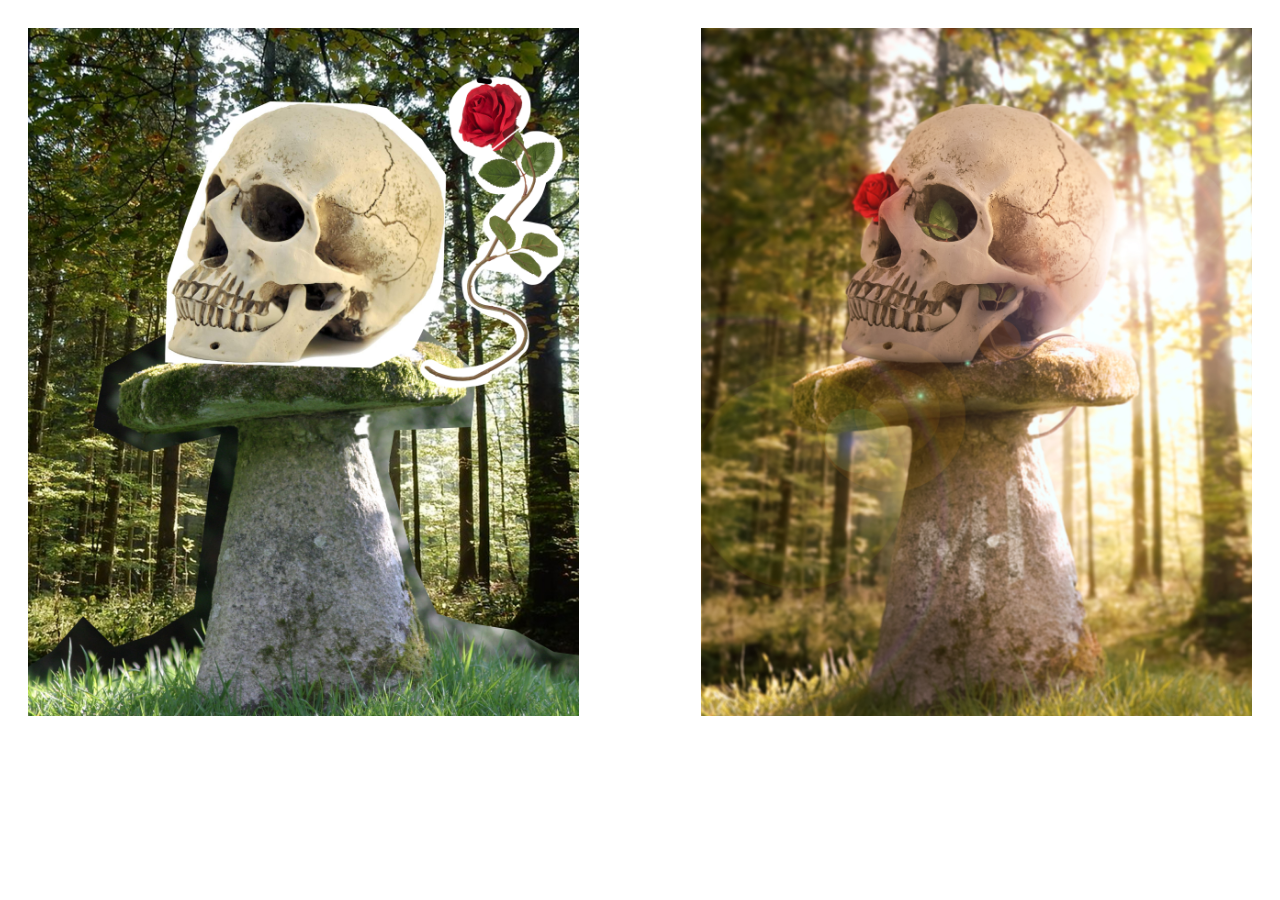
<file: detail/detail1.html>
<!DOCTYPE html>
<html lang="de">
<head>
    <meta charset="UTF-8">
    <meta name="viewport" content="width=device-width, initial-scale=1.0">
    <title>Großansicht</title>
	<link rel="stylesheet" href="style.css">
</head>
<body>
    <div class="image-container">
        <img src="../images/hover1.jpg" alt="Bild 1" class="image">
        <img src="../images/image1.jpg" alt="Bild 2" class="image2">
    </div>
</body>
</html>
</file>
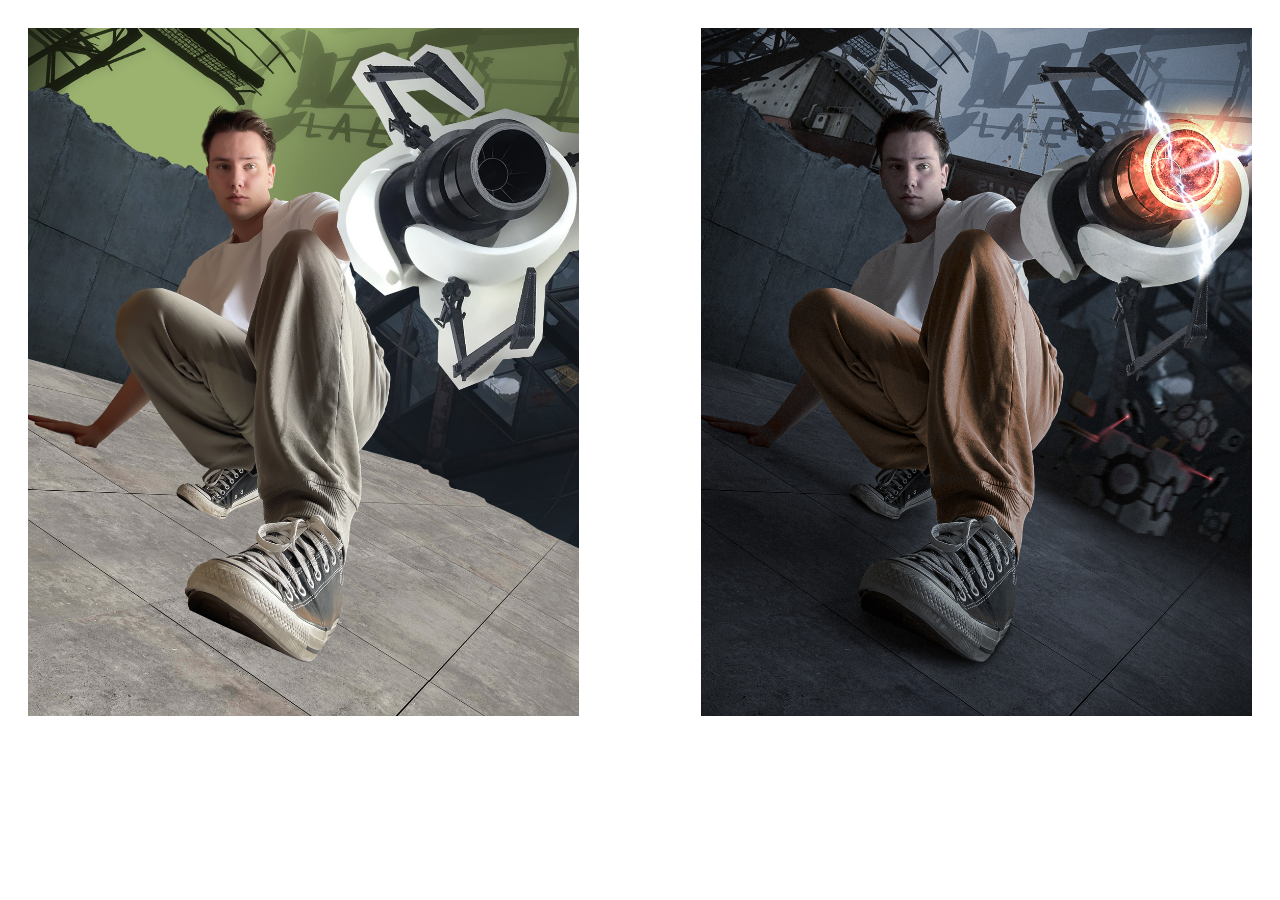
<file: detail/detail2.html>
<!DOCTYPE html>
<html lang="de">
<head>
    <meta charset="UTF-8">
    <meta name="viewport" content="width=device-width, initial-scale=1.0">
    <title>Großansicht</title>
	<link rel="stylesheet" href="style.css">
</head>
<body>
    <div class="image-container">
        <img src="../images/hover2.jpg" alt="Bild 1" class="image">
        <img src="../images/image2.jpg" alt="Bild 2" class="image2">
    </div>
</body>
</html>
</file>
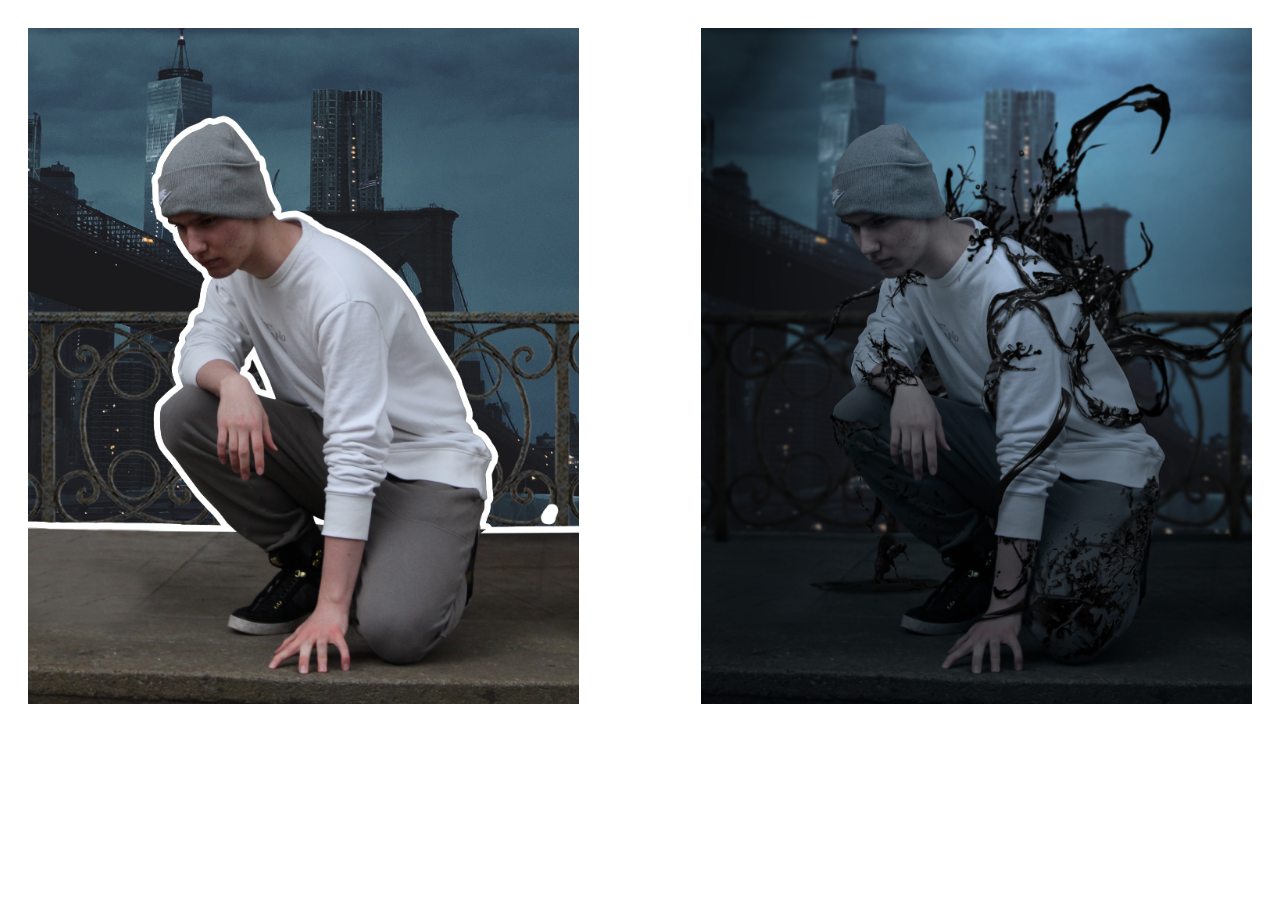
<file: detail/detail3.html>
<!DOCTYPE html>
<html lang="de">
<head>
    <meta charset="UTF-8">
    <meta name="viewport" content="width=device-width, initial-scale=1.0">
    <title>Großansicht</title>
	<link rel="stylesheet" href="style.css">
</head>
<body>
    <div class="image-container">
        <img src="../images/hover3.jpg" alt="Bild 1" class="image">
        <img src="../images/image3.jpg" alt="Bild 2" class="image2">
    </div>
</body>
</html>
</file>
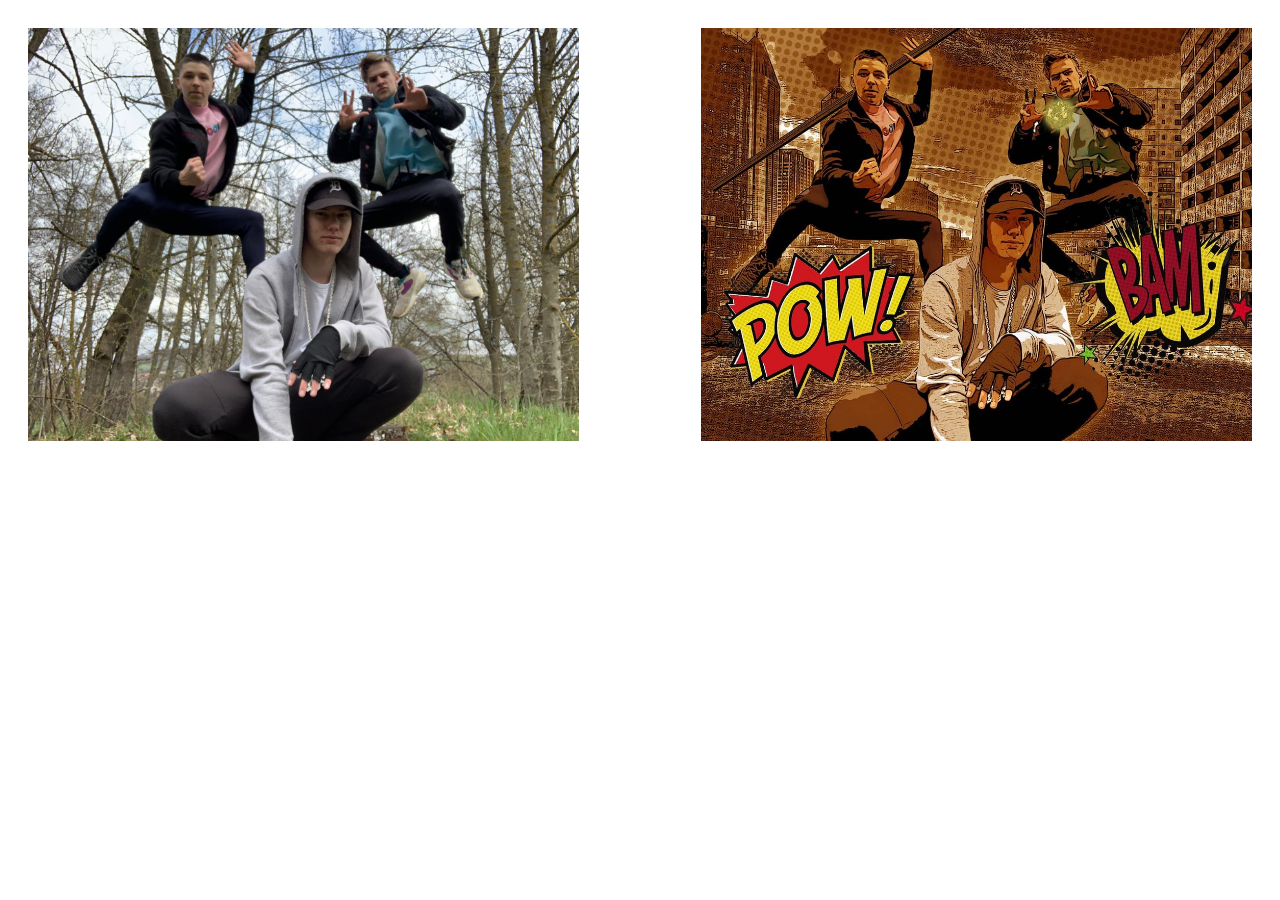
<file: detail/detail6.html>
<!DOCTYPE html>
<html lang="de">
<head>
    <meta charset="UTF-8">
    <meta name="viewport" content="width=device-width, initial-scale=1.0">
    <title>Großansicht</title>
	<link rel="stylesheet" href="style.css">
</head>
<body>
    <div class="image-container">
        <img src="../images/hover6.jpg" alt="Bild 1" class="image">
        <img src="../images/image6.jpg" alt="Bild 2" class="image2">
    </div>
</body>
</html>
</file>
<file: detail/style.css>
/* Allgemeine Stildefinitionen */
body {
    font-family: Arial, sans-serif;
}

/* Container für die Bilder */
.image-container {
    display: flex; /* Flexbox verwenden */
    justify-content: space-between; /* Abstand zwischen den Bildern */
    padding: 20px; /* Innenabstand für den Container */
}

/* Stil für jedes Bild */
.image {
    width: 45%; /* Breite auf 45% festlegen, um Platz für den Abstand zu lassen */
    max-width: 100%; /* Maximale Breite auf 100% des Containers setzen */
    height: auto; /* Automatische Höhe beibehalten, um das Seitenverhältnis beizubehalten */
}

/* Stil für das zweite Bild */
.image2 {
    width: 45%; /* Breite auf 45% festlegen, um Platz für den Abstand zu lassen */
    max-width: 100%; /* Maximale Breite auf 100% des Containers setzen */
    height: auto; /* Automatische Höhe beibehalten, um das Seitenverhältnis beizubehalten */
}
</file>
